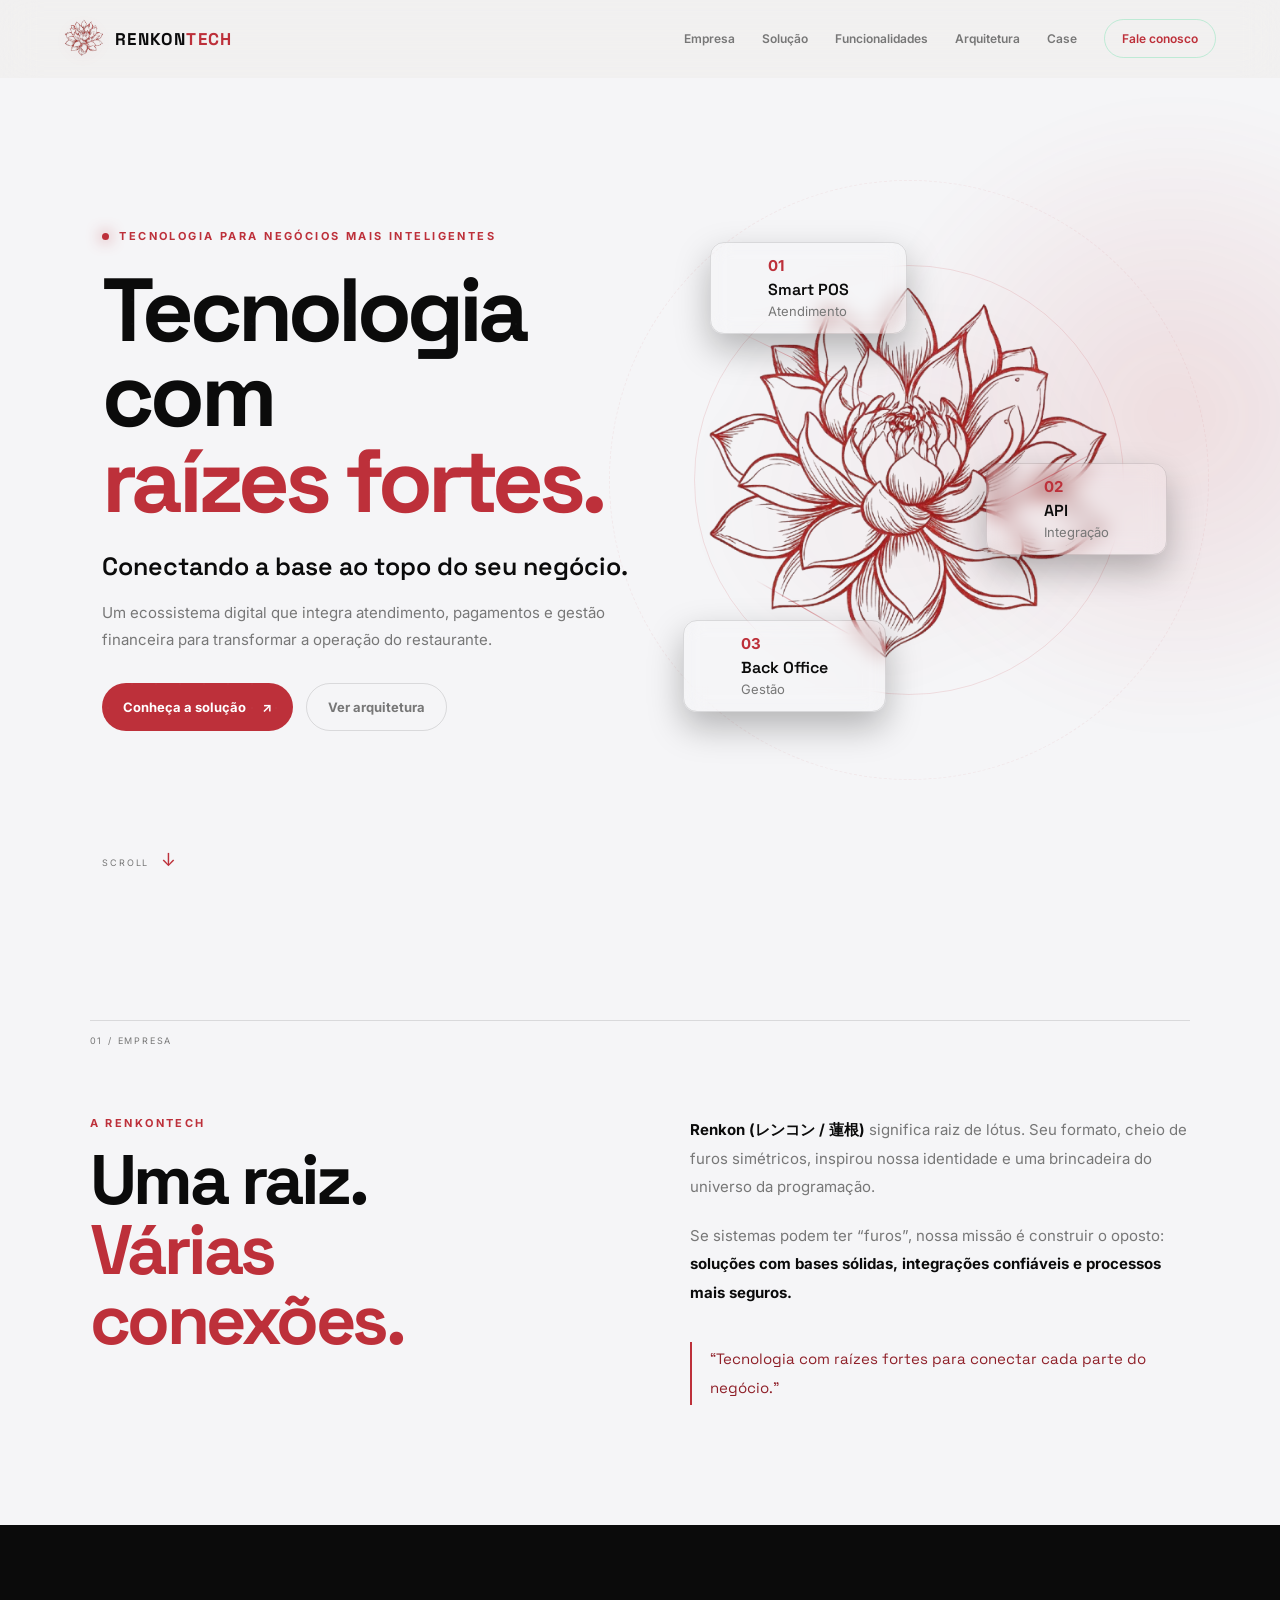
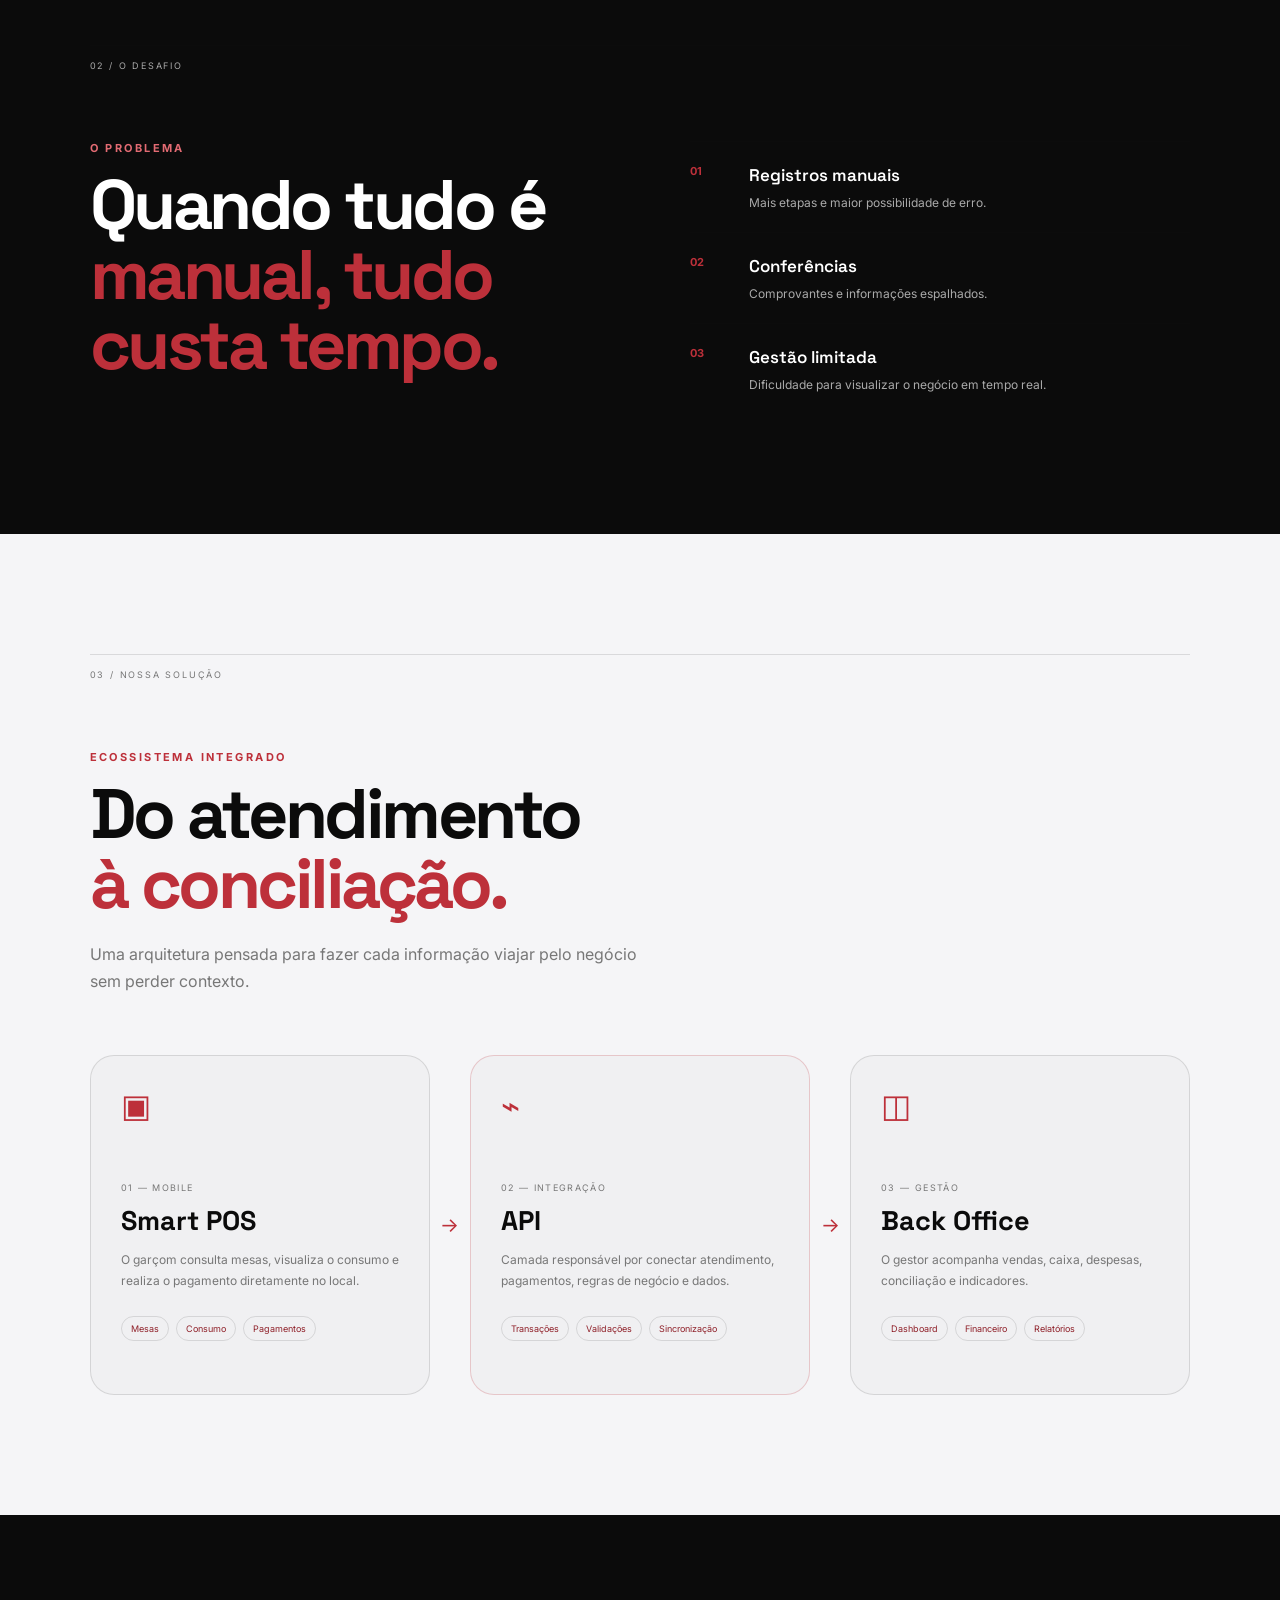
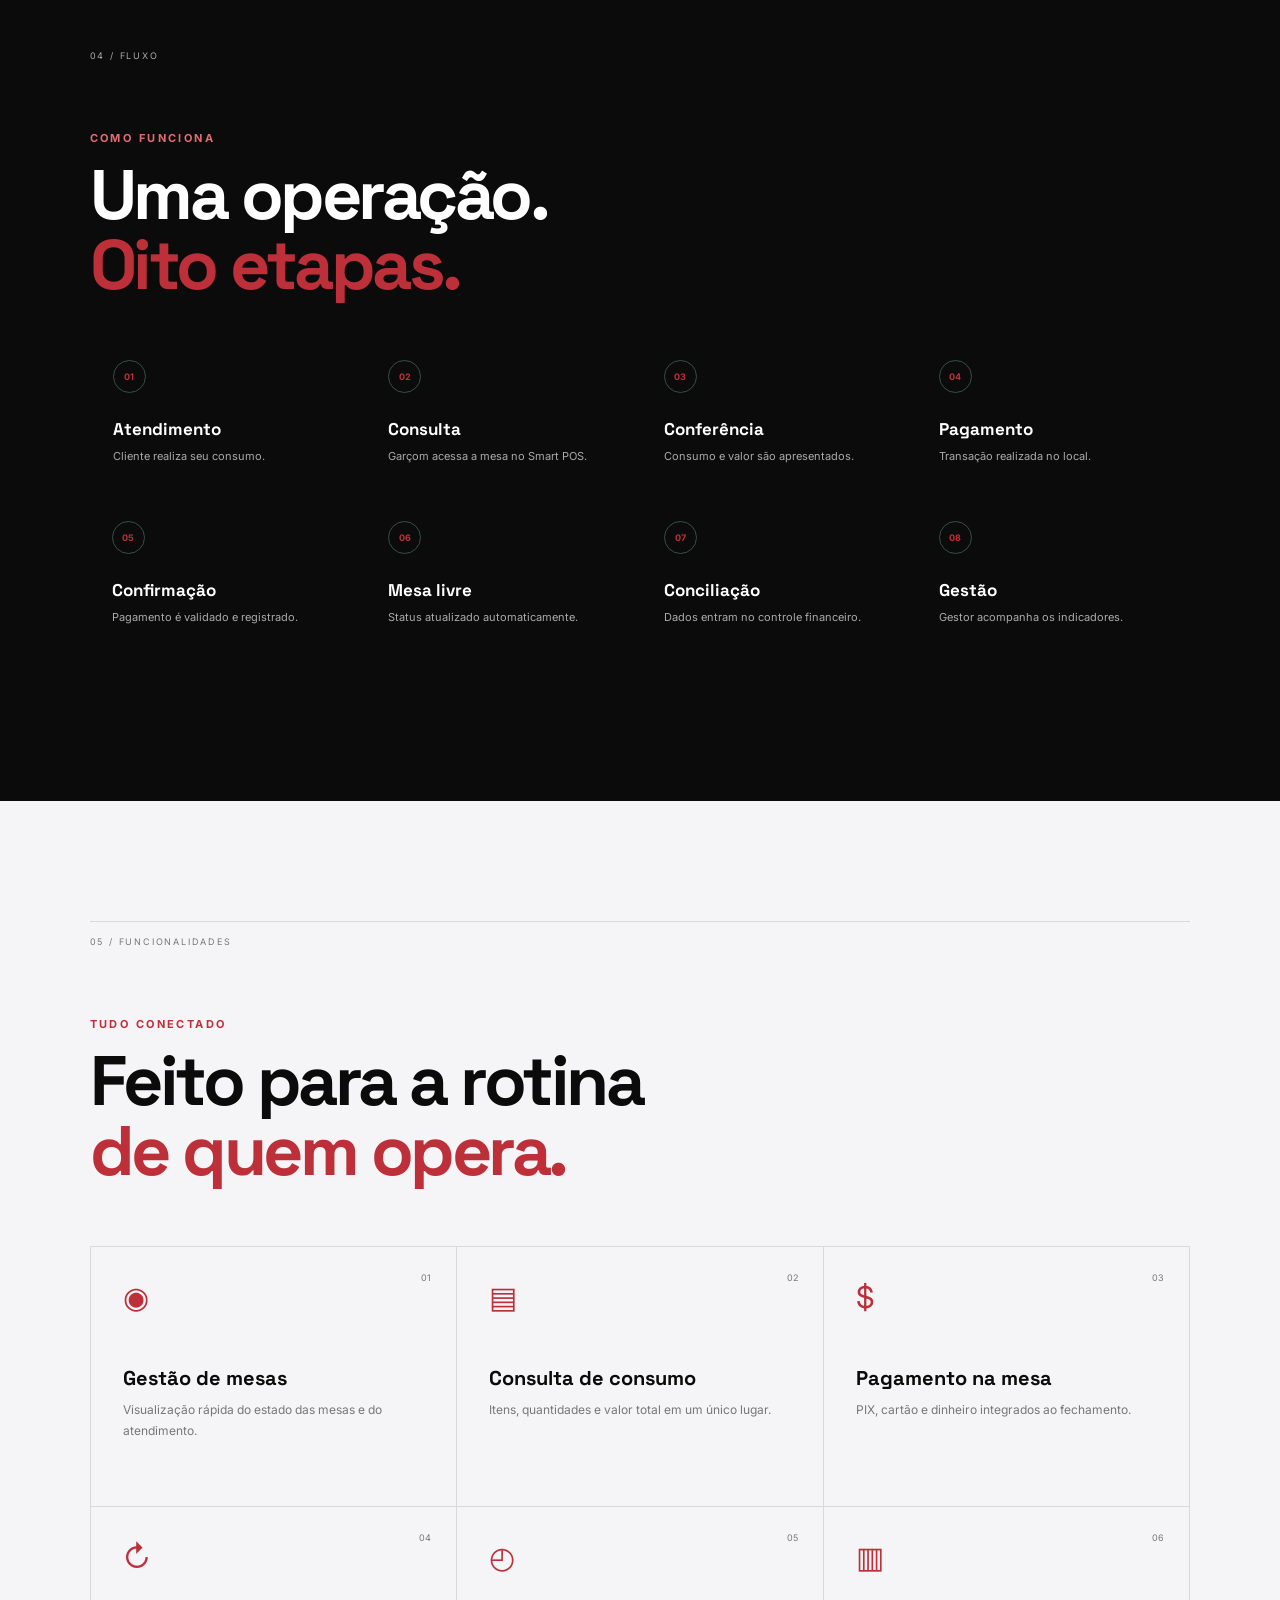
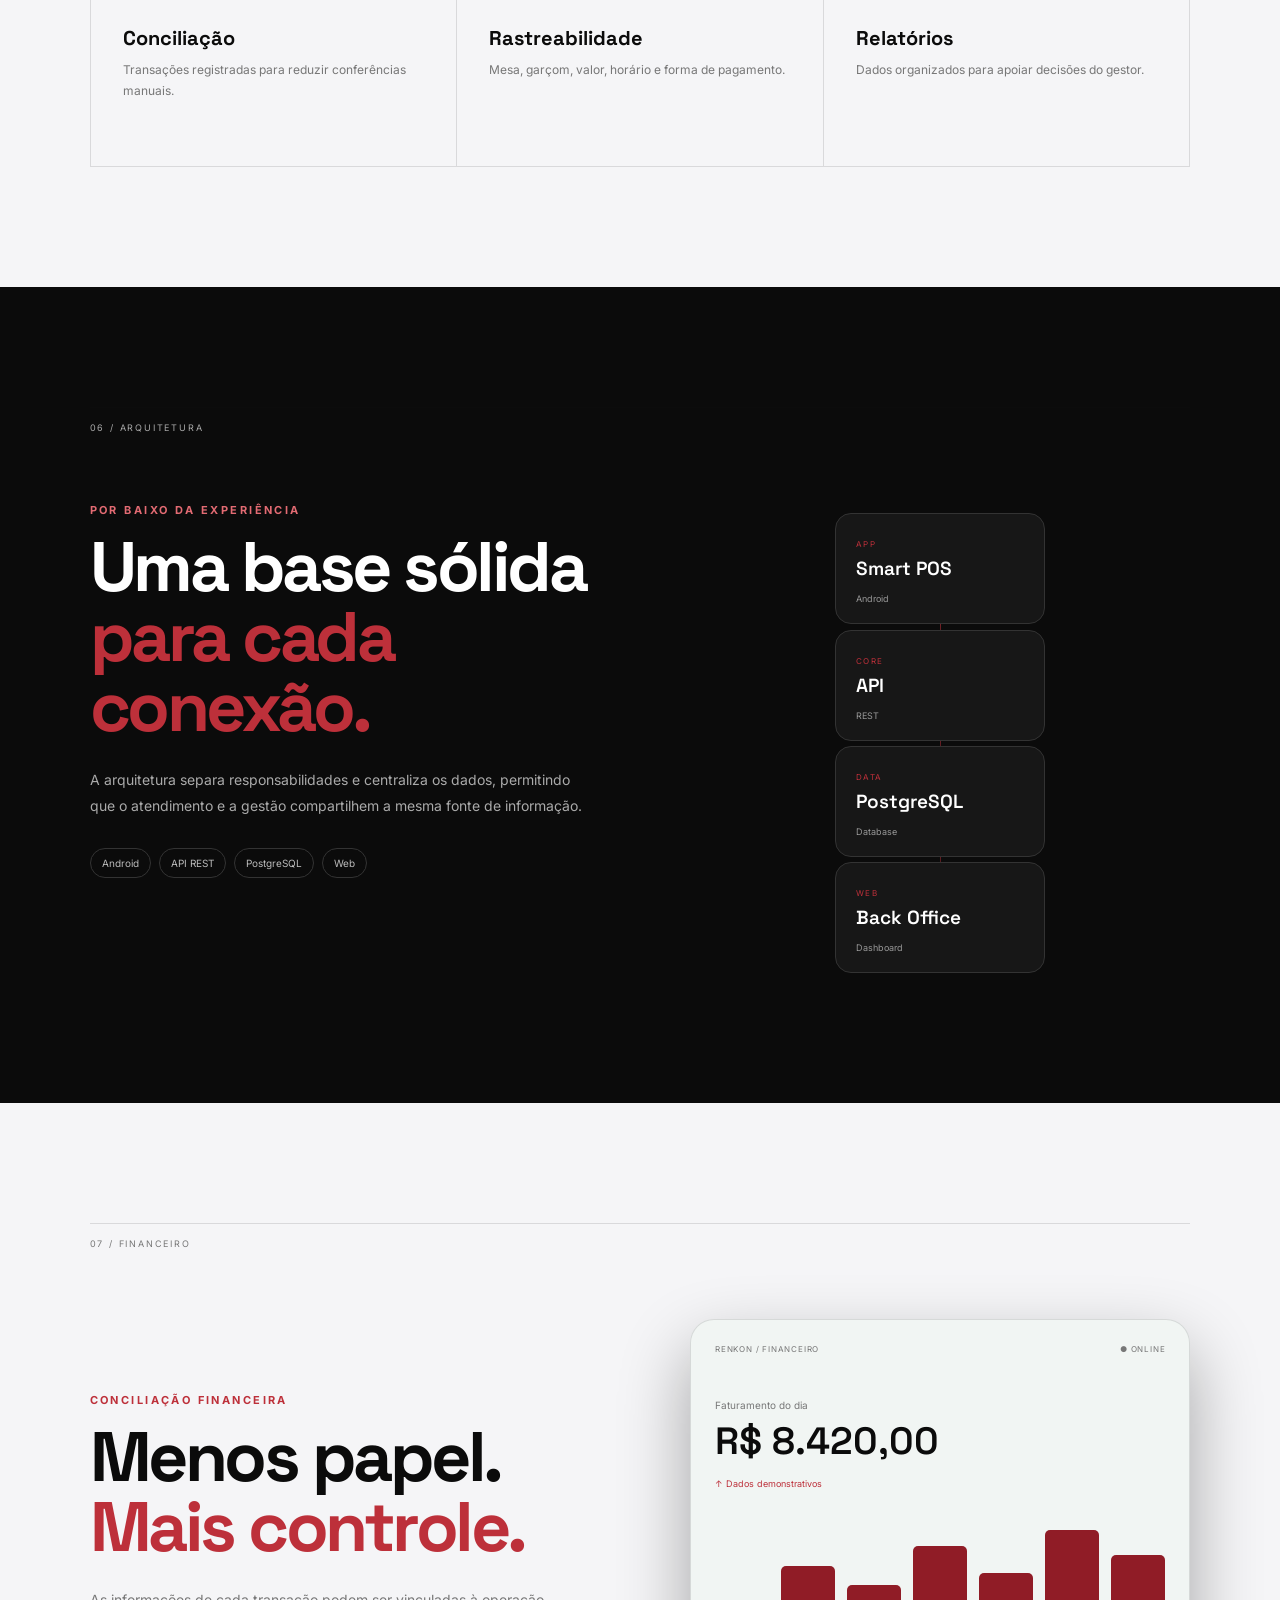
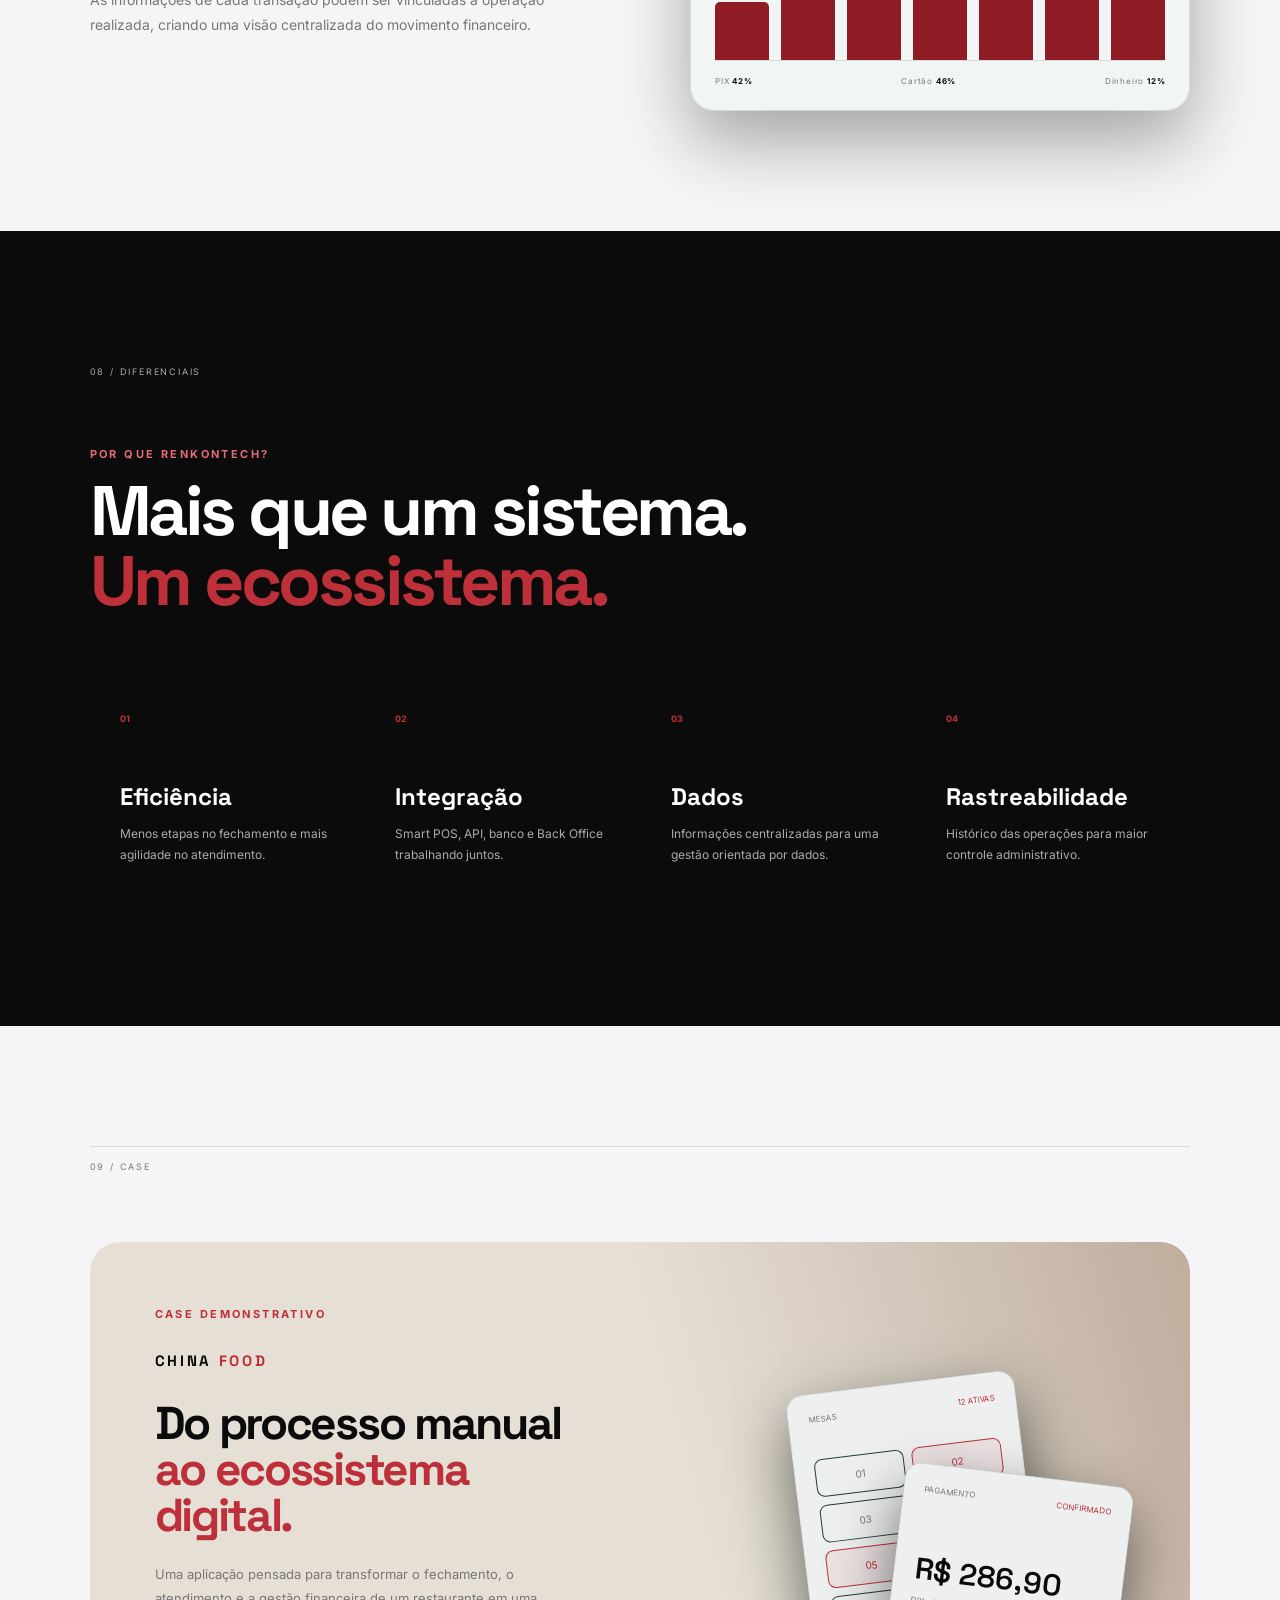
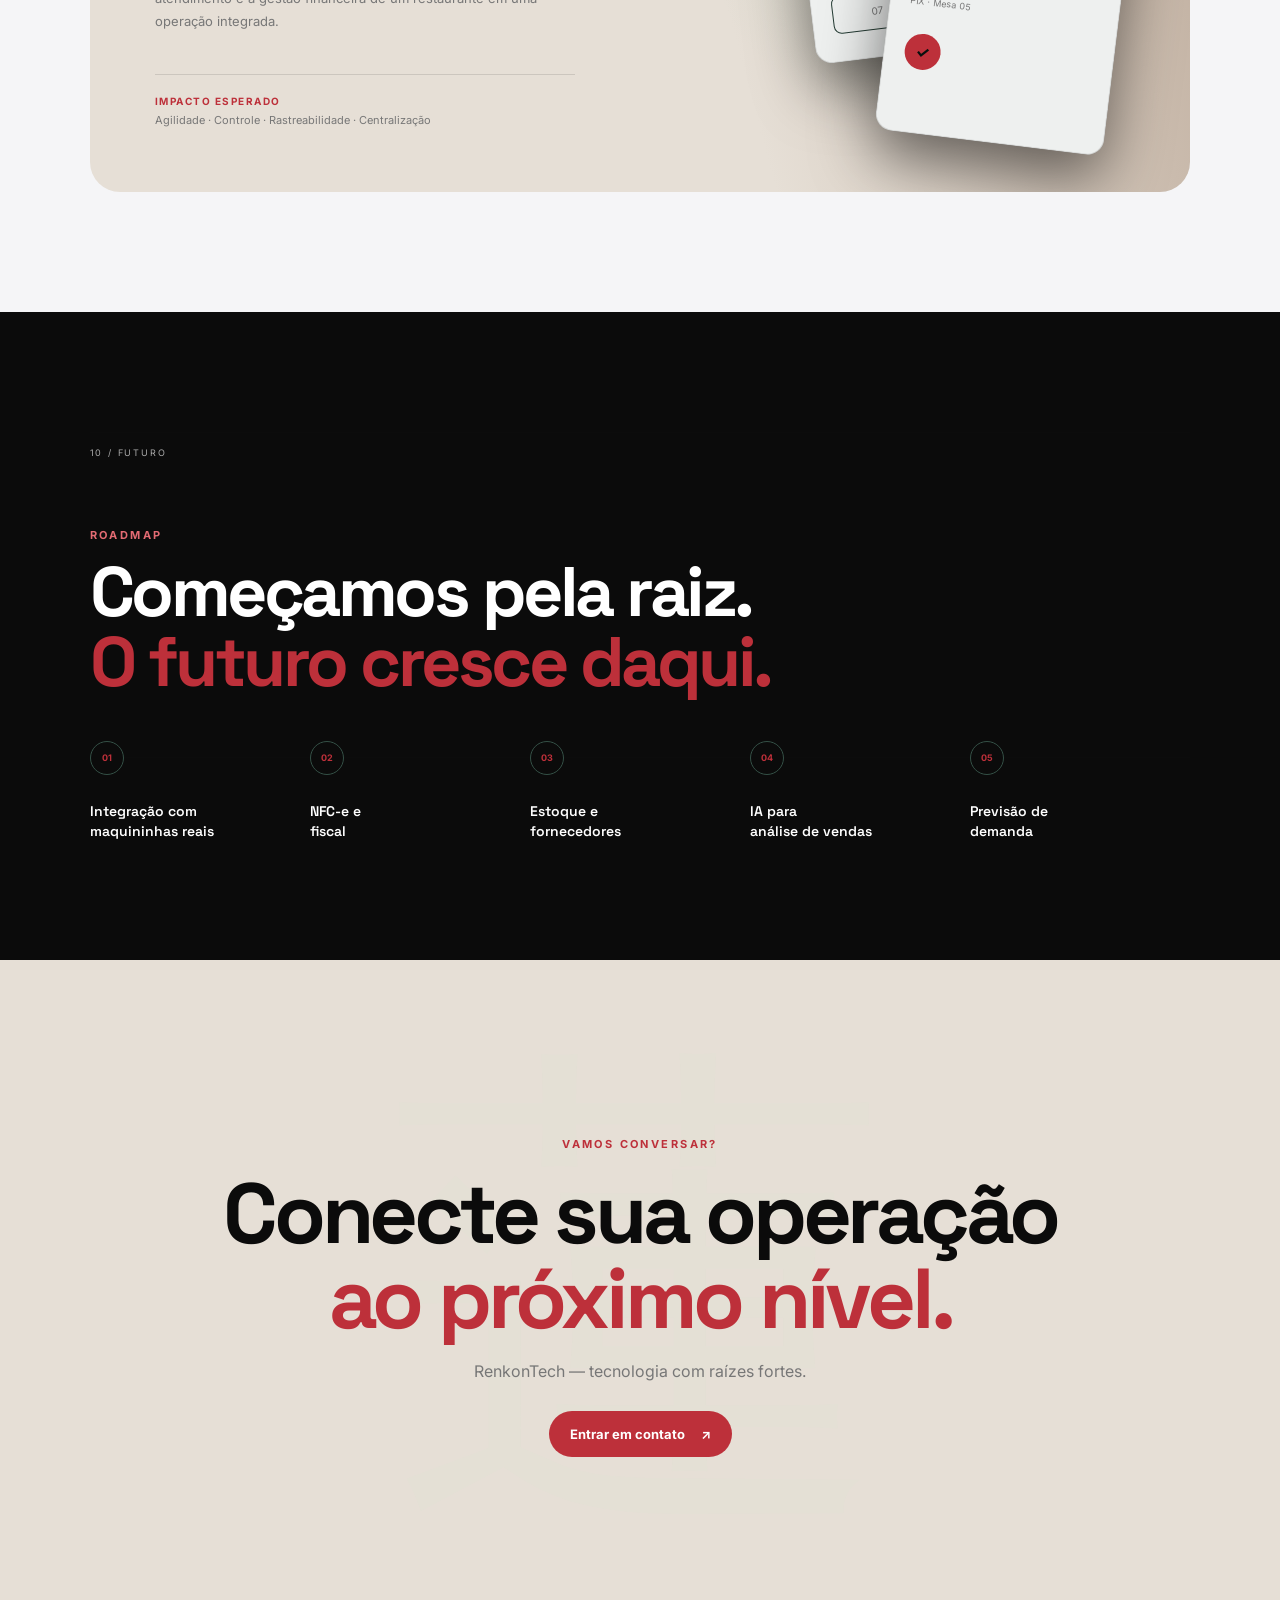
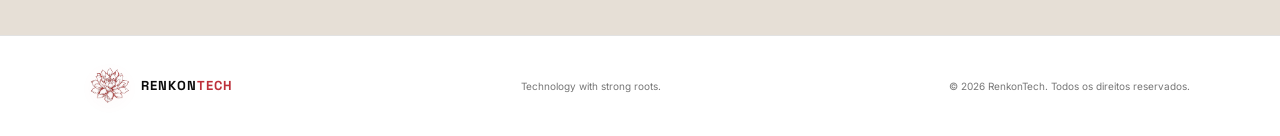
<file: Portifolio/index.html>
<!DOCTYPE html>
<html lang="pt-BR">

<head>
  <meta charset="UTF-8">
  <meta name="viewport" content="width=device-width, initial-scale=1.0">
  <meta name="description"
    content="RenkonTech — Tecnologia com raízes fortes. Sistema integrado de atendimento e gestão financeira para restaurantes.">
  <title>RenkonTech — Tecnologia com raízes fortes</title>
  <link rel="preconnect" href="https://fonts.googleapis.com">
  <link rel="preconnect" href="https://fonts.gstatic.com" crossorigin>
  <link
    href="https://fonts.googleapis.com/css2?family=Inter:wght@400;500;600;700;800&family=Space+Grotesk:wght@500;600;700&display=swap"
    rel="stylesheet">
  <link rel="stylesheet" href="style.css">
</head>

<body>
  <div class="cursor-glow"></div>

  <header class="navbar" id="navbar">
    <a class="brand" href="#inicio" aria-label="RenkonTech início">
      <img class="brand-logo" src="logo-renkontech.png" alt="Logo RenkonTech">
      <span>RENKON<span>TECH</span></span>
    </a>

    <button class="menu-toggle" aria-label="Abrir menu"><span></span><span></span><span></span></button>

    <nav class="nav-links">
      <a href="#empresa">Empresa</a>
      <a href="#solucao">Solução</a>
      <a href="#funcionalidades">Funcionalidades</a>
      <a href="#arquitetura">Arquitetura</a>
      <a href="#case">Case</a>
      <a href="#contato" class="nav-cta">Fale conosco</a>
    </nav>
  </header>

  <main>
    <section class="hero" id="inicio">
      <div class="hero-grid"></div>
      <div class="hero-content reveal">
        <div class="eyebrow"><span></span> Tecnologia para negócios mais inteligentes</div>
        <h1>Tecnologia com<br><em>raízes fortes.</em></h1>
        <p class="hero-subtitle">Conectando a base ao topo do seu negócio.</p>
        <p class="hero-text">Um ecossistema digital que integra atendimento, pagamentos e gestão financeira para
          transformar a operação do restaurante.</p>
        <div class="hero-actions">
          <a href="#solucao" class="btn btn-primary">Conheça a solução <span>↗</span></a>
          <a href="#arquitetura" class="btn btn-ghost">Ver arquitetura</a>
        </div>
      </div>

      <div class="hero-visual reveal">
        <div class="lotus-hero"><img src="logo-renkontech.png" alt="" aria-hidden="true"></div>
        <div class="orbit orbit-1"></div>
        <div class="orbit orbit-2"></div>
        
        <div class="floating-card card-pos"><b>01</b><span>Smart POS</span><small>Atendimento</small></div>
        <div class="floating-card card-api"><b>02</b><span>API</span><small>Integração</small></div>
        <div class="floating-card card-web"><b>03</b><span>Back Office</span><small>Gestão</small></div>
        <div class="connection c1"></div>
        <div class="connection c2"></div>
        <div class="connection c3"></div>
      </div>
      <a href="#empresa" class="scroll-indicator">SCROLL <span>↓</span></a>
    </section>

    <section class="section intro" id="empresa">
      <div class="section-number">01 / EMPRESA</div>
      <div class="intro-grid">
        <div class="reveal">
          <p class="label">A RenkonTech</p>
          <h2>Uma raiz. <br><span>Várias conexões.</span></h2>
        </div>
        <div class="intro-copy reveal">
          <p><strong>Renkon (レンコン / 蓮根)</strong> significa raiz de lótus. Seu formato, cheio de furos simétricos,
            inspirou nossa identidade e uma brincadeira do universo da programação.</p>
          <p>Se sistemas podem ter “furos”, nossa missão é construir o oposto: <strong>soluções com bases sólidas,
              integrações confiáveis e processos mais seguros.</strong></p>
          <div class="quote">“Tecnologia com raízes fortes para conectar cada parte do negócio.”</div>
        </div>
      </div>
    </section>

    <section class="section dark-section" id="problema">
      <div class="section-number">02 / O DESAFIO</div>
      <div class="problem-grid">
        <div class="reveal">
          <p class="label">O problema</p>
          <h2>Quando tudo é<br><span>manual, tudo custa tempo.</span></h2>
        </div>
        <div class="problem-stats reveal">
          <div class="stat"><strong>01</strong><span>Registros manuais</span>
            <p>Mais etapas e maior possibilidade de erro.</p>
          </div>
          <div class="stat"><strong>02</strong><span>Conferências</span>
            <p>Comprovantes e informações espalhados.</p>
          </div>
          <div class="stat"><strong>03</strong><span>Gestão limitada</span>
            <p>Dificuldade para visualizar o negócio em tempo real.</p>
          </div>
        </div>
      </div>
    </section>

    <section class="section solution" id="solucao">
      <div class="section-number">03 / NOSSA SOLUÇÃO</div>
      <div class="section-heading reveal">
        <p class="label">Ecossistema integrado</p>
        <h2>Do atendimento<br><span>à conciliação.</span></h2>
        <p>Uma arquitetura pensada para fazer cada informação viajar pelo negócio sem perder contexto.</p>
      </div>

      <div class="ecosystem reveal">
        <div class="eco-card">
          <div class="eco-icon">▣</div><small>01 — MOBILE</small>
          <h3>Smart POS</h3>
          <p>O garçom consulta mesas, visualiza o consumo e realiza o pagamento diretamente no local.</p>
          <ul>
            <li>Mesas</li>
            <li>Consumo</li>
            <li>Pagamentos</li>
          </ul>
        </div>
        <div class="eco-arrow">→</div>
        <div class="eco-card featured">
          <div class="eco-icon">⌁</div><small>02 — INTEGRAÇÃO</small>
          <h3>API</h3>
          <p>Camada responsável por conectar atendimento, pagamentos, regras de negócio e dados.</p>
          <ul>
            <li>Transações</li>
            <li>Validações</li>
            <li>Sincronização</li>
          </ul>
        </div>
        <div class="eco-arrow">→</div>
        <div class="eco-card">
          <div class="eco-icon">◫</div><small>03 — GESTÃO</small>
          <h3>Back Office</h3>
          <p>O gestor acompanha vendas, caixa, despesas, conciliação e indicadores.</p>
          <ul>
            <li>Dashboard</li>
            <li>Financeiro</li>
            <li>Relatórios</li>
          </ul>
        </div>
      </div>
    </section>

    <section class="section dark-section" id="fluxo">
      <div class="section-number">04 / FLUXO</div>
      <div class="section-heading reveal">
        <p class="label">Como funciona</p>
        <h2>Uma operação.<br><span>Oito etapas.</span></h2>
      </div>
      <div class="timeline">
        <div class="timeline-line"></div>
        <article class="step reveal"><b>01</b>
          <h3>Atendimento</h3>
          <p>Cliente realiza seu consumo.</p>
        </article>
        <article class="step reveal"><b>02</b>
          <h3>Consulta</h3>
          <p>Garçom acessa a mesa no Smart POS.</p>
        </article>
        <article class="step reveal"><b>03</b>
          <h3>Conferência</h3>
          <p>Consumo e valor são apresentados.</p>
        </article>
        <article class="step reveal"><b>04</b>
          <h3>Pagamento</h3>
          <p>Transação realizada no local.</p>
        </article>
        <article class="step reveal"><b>05</b>
          <h3>Confirmação</h3>
          <p>Pagamento é validado e registrado.</p>
        </article>
        <article class="step reveal"><b>06</b>
          <h3>Mesa livre</h3>
          <p>Status atualizado automaticamente.</p>
        </article>
        <article class="step reveal"><b>07</b>
          <h3>Conciliação</h3>
          <p>Dados entram no controle financeiro.</p>
        </article>
        <article class="step reveal"><b>08</b>
          <h3>Gestão</h3>
          <p>Gestor acompanha os indicadores.</p>
        </article>
      </div>
    </section>

    <section class="section features" id="funcionalidades">
      <div class="section-number">05 / FUNCIONALIDADES</div>
      <div class="section-heading reveal">
        <p class="label">Tudo conectado</p>
        <h2>Feito para a rotina<br><span>de quem opera.</span></h2>
      </div>
      <div class="feature-grid">
        <article class="feature reveal"><span>01</span>
          <div class="feature-icon">◉</div>
          <h3>Gestão de mesas</h3>
          <p>Visualização rápida do estado das mesas e do atendimento.</p>
        </article>
        <article class="feature reveal"><span>02</span>
          <div class="feature-icon">▤</div>
          <h3>Consulta de consumo</h3>
          <p>Itens, quantidades e valor total em um único lugar.</p>
        </article>
        <article class="feature reveal"><span>03</span>
          <div class="feature-icon">$</div>
          <h3>Pagamento na mesa</h3>
          <p>PIX, cartão e dinheiro integrados ao fechamento.</p>
        </article>
        <article class="feature reveal"><span>04</span>
          <div class="feature-icon">↻</div>
          <h3>Conciliação</h3>
          <p>Transações registradas para reduzir conferências manuais.</p>
        </article>
        <article class="feature reveal"><span>05</span>
          <div class="feature-icon">◴</div>
          <h3>Rastreabilidade</h3>
          <p>Mesa, garçom, valor, horário e forma de pagamento.</p>
        </article>
        <article class="feature reveal"><span>06</span>
          <div class="feature-icon">▥</div>
          <h3>Relatórios</h3>
          <p>Dados organizados para apoiar decisões do gestor.</p>
        </article>
      </div>
    </section>

    <section class="section architecture dark-section" id="arquitetura">
      <div class="section-number">06 / ARQUITETURA</div>
      <div class="architecture-layout">
        <div class="reveal">
          <p class="label">Por baixo da experiência</p>
          <h2>Uma base sólida<br><span>para cada conexão.</span></h2>
          <p class="architecture-copy">A arquitetura separa responsabilidades e centraliza os dados, permitindo que o
            atendimento e a gestão compartilhem a mesma fonte de informação.</p>
          <div class="tech-tags"><span>Android</span><span>API REST</span><span>PostgreSQL</span><span>Web</span></div>
        </div>
        <div class="architecture-diagram reveal">
          <div class="diagram-node pos"><small>APP</small><strong>Smart POS</strong><em>Android</em></div>
          <div class="diagram-line l1"></div>
          <div class="diagram-node api"><small>CORE</small><strong>API</strong><em>REST</em></div>
          <div class="diagram-line l2"></div>
          <div class="diagram-node db"><small>DATA</small><strong>PostgreSQL</strong><em>Database</em></div>
          <div class="diagram-line l3"></div>
          <div class="diagram-node web"><small>WEB</small><strong>Back Office</strong><em>Dashboard</em></div>
        </div>
      </div>
    </section>

    <section class="section finance">
      <div class="section-number">07 / FINANCEIRO</div>
      <div class="finance-grid">
        <div class="reveal">
          <p class="label">Conciliação financeira</p>
          <h2>Menos papel.<br><span>Mais controle.</span></h2>
          <p>As informações de cada transação podem ser vinculadas à operação realizada, criando uma visão centralizada
            do movimento financeiro.</p>
        </div>
        <div class="dashboard-mock reveal">
          <div class="mock-top"><span>RENKON / FINANCEIRO</span><span>● ONLINE</span></div>
          <div class="mock-balance"><small>Faturamento do dia</small><strong>R$ 8.420,00</strong><span>↑ Dados
              demonstrativos</span></div>
          <div class="mock-bars"><i style="height:42%"></i><i style="height:68%"></i><i style="height:54%"></i><i
              style="height:82%"></i><i style="height:63%"></i><i style="height:94%"></i><i style="height:76%"></i>
          </div>
          <div class="mock-footer"><span>PIX <b>42%</b></span><span>Cartão <b>46%</b></span><span>Dinheiro
              <b>12%</b></span></div>
        </div>
      </div>
    </section>

    <section class="section differentiators dark-section">
      <div class="section-number">08 / DIFERENCIAIS</div>
      <div class="section-heading reveal">
        <p class="label">Por que RenkonTech?</p>
        <h2>Mais que um sistema.<br><span>Um ecossistema.</span></h2>
      </div>
      <div class="diff-grid">
        <div class="diff reveal"><strong>01</strong>
          <h3>Eficiência</h3>
          <p>Menos etapas no fechamento e mais agilidade no atendimento.</p>
        </div>
        <div class="diff reveal"><strong>02</strong>
          <h3>Integração</h3>
          <p>Smart POS, API, banco e Back Office trabalhando juntos.</p>
        </div>
        <div class="diff reveal"><strong>03</strong>
          <h3>Dados</h3>
          <p>Informações centralizadas para uma gestão orientada por dados.</p>
        </div>
        <div class="diff reveal"><strong>04</strong>
          <h3>Rastreabilidade</h3>
          <p>Histórico das operações para maior controle administrativo.</p>
        </div>
      </div>
    </section>

    <section class="section case" id="case">
      <div class="section-number">09 / CASE</div>
      <div class="case-card reveal">
        <div class="case-info">
          <p class="label">Case demonstrativo</p>
          <div class="case-brand">CHINA <span>FOOD</span></div>
          <h2>Do processo manual<br><span>ao ecossistema digital.</span></h2>
          <p>Uma aplicação pensada para transformar o fechamento, o atendimento e a gestão financeira de um restaurante
            em uma operação integrada.</p>
          <div class="case-result"><b>Impacto esperado</b><span>Agilidade · Controle · Rastreabilidade ·
              Centralização</span></div>
        </div>
        <div class="case-visual">
          <div class="mini-screen">
            <div class="mini-head">MESAS <span>12 ATIVAS</span></div>
            <div class="tables"><i>01</i><i class="active">02</i><i>03</i><i>04</i><i
                class="active">05</i><i>06</i><i>07</i><i>08</i></div>
          </div>
          <div class="mini-screen second">
            <div class="mini-head">PAGAMENTO <span>CONFIRMADO</span></div><strong>R$ 286,90</strong><small>PIX · Mesa
              05</small>
            <div class="check">✓</div>
          </div>
        </div>
      </div>
    </section>

    <section class="section roadmap dark-section">
      <div class="section-number">10 / FUTURO</div>
      <div class="section-heading reveal">
        <p class="label">Roadmap</p>
        <h2>Começamos pela raiz.<br><span>O futuro cresce daqui.</span></h2>
      </div>
      <div class="roadmap-line reveal">
        <div><b>01</b><span>Integração com<br>maquininhas reais</span></div>
        <div><b>02</b><span>NFC-e e<br>fiscal</span></div>
        <div><b>03</b><span>Estoque e<br>fornecedores</span></div>
        <div><b>04</b><span>IA para<br>análise de vendas</span></div>
        <div><b>05</b><span>Previsão de<br>demanda</span></div>
      </div>
    </section>

    <section class="section contact" id="contato">
      <div class="contact-content reveal">
        <p class="label">Vamos conversar?</p>
        <h2>Conecte sua operação<br><span>ao próximo nível.</span></h2>
        <p>RenkonTech — tecnologia com raízes fortes.</p>
        <a class="btn btn-primary" href="mailto:contato@renkontech.com">Entrar em contato <span>↗</span></a>
      </div>
      <div class="contact-mark"><span>蓮</span></div>
    </section>
  </main>

  <footer>
    <div class="brand"><img class="brand-logo" src="logo-renkontech.png"
        alt="Logo RenkonTech"><span>RENKON<span>TECH</span></span></div>
    <p>Technology with strong roots.</p>
    <p>© <span id="year"></span> RenkonTech. Todos os direitos reservados.</p>
  </footer>

  <script src="script.js"></script>
</body>

</html>
</file>
<file: Portifolio/style.css>
:root {
  --mint: #e8f5e9;
  --soft: #f5f5f7;
  --black: #0b0b0b;
  --red: #bd303a;
  --gray: #777;
  --light-gray: #999;
  --bg: var(--soft);
  --bg2: var(--black);
  --surface: #ffffff;
  --line: rgba(18, 18, 18, .12);
  --text: var(--black);
  --muted: var(--gray);
  --accent: var(--red);
  --accent2: #8f2029;
  --max: 1200px;
  --radius: 24px;
  --verde: #80bd30;
  --azul: #30bdb3;
  --roxo: #cab4e6;
  --creme: #fff0d285;
  --dourado:  #fa58587a;
  --paper: #BFAD9D;
  --tan: #E6DFD6;
  --tanback: #e6dfd63b;
  --crimson:#901c26;
}

* {
  box-sizing: border-box;
  margin: 0;
  padding: 0
}

html {
  scroll-behavior: smooth
}

body {
  font-family: Inter, Arial, sans-serif;
  background: var(--bg);
  color: var(--text);
  overflow-x: hidden
}

body:before {
  content: "";
  position: fixed;
  inset: 0;
  pointer-events: none;
  opacity: .025;
  background-image: radial-gradient(#fff 1px, transparent 1px);
  background-size: 24px 24px;
  z-index: 20
}

a {
  color: inherit;
  text-decoration: none
}

.navbar {
  position: fixed;
  top: 0;
  left: 0;
  width: 100%;
  height: 78px;
  padding: 0 5vw;
  display: flex;
  align-items: center;
  justify-content: space-between;
  z-index: 50;
  background: var(--tanback);
  backdrop-filter: blur(18px);
  border-bottom: 1px solid transparent;
  transition: .3s
}

.navbar.scrolled {
  border-color: var(--line);
  background: rgba(245, 245, 247, .94)
}

.brand {
  display: flex;
  align-items: center;
  gap: 11px;
  font: 700 17px "Space Grotesk";
  letter-spacing: .08em
}

.brand>span:last-child>span {
  color: var(--accent)
}

.brand-logo {
  width: 40px;
  height: 40px;
  object-fit: contain;
  display: block;
  filter: drop-shadow(0 3px 7px rgba(189, 48, 58, .12))
}

.nav-links {
  display: flex;
  align-items: center;
  gap: 27px;
  font-size: 12px;
  font-weight: 600;
  color: var(--muted)
}

.nav-links a {
  transition: .25s
}

.nav-links a:hover {
  color: var(--accent)
}

.nav-cta {
  border: 1px solid rgba(112, 224, 173, .4);
  padding: 11px 17px;
  border-radius: 100px;
  color: var(--accent) !important
}

.menu-toggle {
  display: none;
  background: none;
  border: 0
}

.menu-toggle span {
  display: block;
  width: 25px;
  height: 2px;
  background: white;
  margin: 5px
}

.hero {
  min-height: 100vh;
  position: relative;
  display: grid;
  grid-template-columns: 1fr 1fr;
  align-items: center;
  padding: 130px 8vw 70px;
  overflow: hidden;
  background: var(--soft)
}

.hero-grid {
  position: absolute;
  inset: 0;
  background: linear-gradient(90deg, transparent 49.9%, rgba(189, 48, 58, .07) 50%, transparent 50.1%), linear-gradient(0deg, transparent 49.9%, rgba(189, 48, 58, .04) 50%, transparent 50.1%);
  background-size: 80px 80px;
  mask-image: radial-gradient(circle at 70% 50%, black, transparent 65%)
}

.hero:after {
  content: "";
  position: absolute;
  width: 650px;
  height: 650px;
  right: -220px;
  top: 10%;
  background: radial-gradient(circle, rgba(189, 48, 58, .12), transparent 68%);
  filter: blur(20px)
}

.hero-content {
  position: relative;
  z-index: 3;
  max-width: 650px
}

.eyebrow,
.label {
  color: var(--accent);
  font-size: 11px;
  text-transform: uppercase;
  letter-spacing: .22em;
  font-weight: 700
}

.eyebrow {
  display: flex;
  align-items: center;
  gap: 10px;
  margin-bottom: 25px
}

.eyebrow span {
  width: 7px;
  height: 7px;
  border-radius: 50%;
  background: var(--accent);
  box-shadow: 0 0 15px var(--accent)
}

h1,
h2,
h3 {
  font-family: "Space Grotesk", sans-serif
}

h1 {
  font-size: clamp(54px, 7vw, 92px);
  line-height: .95;
  letter-spacing: -.055em
}

h1 em,
h2 span {
  font-style: normal;
  color: var(--accent)
}

.hero-subtitle {
  font: 600 clamp(18px, 2vw, 25px) "Space Grotesk";
  margin-top: 26px
}

.hero-text {
  max-width: 550px;
  color: var(--muted);
  line-height: 1.8;
  margin: 17px 0 30px;
  font-size: 15px
}

.hero-actions {
  display: flex;
  gap: 13px;
  flex-wrap: wrap
}

.btn {
  display: inline-flex;
  align-items: center;
  gap: 16px;
  padding: 15px 21px;
  border-radius: 100px;
  font-size: 13px;
  font-weight: 700;
  transition: .3s
}

.btn-primary {
  background: var(--accent);
  color: white
}

.btn-primary:hover {
  transform: translateY(-3px);
  box-shadow: 0 12px 35px rgba(112, 224, 173, .18)
}

.btn-ghost {
  border: 1px solid var(--line);
  color: var(--muted)
}

.btn-ghost:hover {
  border-color: var(--accent);
  color: var(--text)
}

.hero-visual {
  height: 580px;
  position: relative;
  display: flex;
  align-items: center;
  justify-content: center;
  z-index: 2
}

.lotus-hero {
  position: absolute;
  width: 420px;
  height: 405px;
  display: flex;
  align-items: center;
  justify-content: center;
  opacity: .9;
  filter: drop-shadow(0 18px 35px rgba(189, 48, 58, .12));
  animation: floatLotus 7s ease-in-out infinite;
  z-index: 0
}

.lotus-hero img {
  width: 100%;
  height: 100%;
  object-fit: contain
}

@keyframes floatLotus {

  0%,
  100% {
    transform: translateY(0) rotate(-1deg)
  }

  50% {
    transform: translateY(-12px) rotate(1deg)
  }
}

.hero-visual .root-core,
.hero-visual .orbit,
.hero-visual .floating-card,
.hero-visual .connection {
  z-index: 2
}

.root-core {
  width: 190px;
  height: 190px;
  border: 1px solid rgba(189, 48, 58, .35);
  border-radius: 50%;
  position: relative;
  display: flex;
  align-items: center;
  justify-content: center;
  background: #e8f5e95b;
  box-shadow: 0 0 90px rgba(189, 48, 58, .08), inset 0 0 60px rgba(189, 48, 58, .04)
}

.core-ring {
  position: absolute;
  inset: 17px;
  border: 1px dashed rgba(189, 48, 58, .3);
  border-radius: 50%
}

.root-core strong {
  font: 700 70px "Space Grotesk";
  color: var(--accent);
  opacity: .9
}

.lotus-holes {
  position: absolute;
  inset: 35px;
  display: grid;
  grid-template-columns: repeat(3, 1fr);
  gap: 8px;
  opacity: .25
}

.lotus-holes span {
  border: 1px solid var(--accent);
  border-radius: 50%
}

.orbit {
  position: absolute;
  border: 1px solid rgba(189, 48, 58, .13);
  border-radius: 50%
}

.orbit-1 {
  width: 430px;
  height: 430px
}

.orbit-2 {
  width: 600px;
  height: 600px;
  border-style: dashed;
  opacity: .5
}

.floating-card {
  position: absolute;
  background: var(--);
  border: 1px solid var(--line);
  padding: 13px 57px;
  border-radius: 14px;
  backdrop-filter: blur(10px);
  min-width: 125px;
  box-shadow: 0 15px 35px #0004
}

.floating-card b {
  color: var(--accent);
  font-size: 15px;
  display: block;
  margin-bottom: 4px
}

.floating-card span {
  display: block;
  font: 600 16px "Space Grotesk"
}

.floating-card small {
  color: var(--muted);
  font-size: 13px
}

.card-pos {
  top: 9%;
  left: 13%
}

.card-api {
  top: 47%;
  right: 2%
}

.card-web {
  bottom: 10%;
  left: 8%
}

.connection {
  position: absolute;
  height: 1px;
  background: linear-gradient(90deg, transparent, var(--accent), transparent);
  opacity: .5
}

.c1 {
  width: 150px;
  transform: rotate(26deg);
  top: 30%;
  left: 17%
}

.c2 {
  width: 130px;
  transform: rotate(-28deg);
  top: 49%;
  right: 11%
}

.c3 {
  width: 110px;
  transform: rotate(30deg);
  bottom: 28%;
  left: 20%
}

.scroll-indicator {
  position: absolute;
  bottom: 30px;
  left: 8vw;
  color: var(--gray);
  font-size: 9px;
  letter-spacing: .2em
}

.scroll-indicator span {
  color: var(--accent);
  font-size: 18px;
  margin-left: 7px
}

.section {
  padding: 120px max(7vw, 24px);
  position: relative
}

.section-number {
  font-size: 9px;
  letter-spacing: .2em;
  color: var(--gray);
  border-top: 1px solid var(--line);
  padding-top: 14px;
  margin-bottom: 70px
}

.intro-grid,
.problem-grid,
.finance-grid,
.architecture-layout {
  max-width: var(--max);
  margin: auto;
  display: grid;
  grid-template-columns: 1fr 1fr;
  gap: 100px
}

.section h2 {
  font-size: clamp(42px, 5.5vw, 70px);
  line-height: 1;
  letter-spacing: -.05em;
  margin-top: 15px
}

.intro-copy {
  color: var(--muted);
  line-height: 1.9;
  font-size: 15px
}

.intro-copy p+p {
  margin-top: 20px
}

.intro-copy strong {
  color: var(--text)
}

.quote {
  margin-top: 35px;
  border-left: 2px solid var(--accent);
  padding: 3px 0 3px 18px;
  color: var(--accent2);
  font-family: "Space Grotesk"
}

.dark-section {
  background: var(--bg2)
}

.problem-stats {
  display: grid;
  gap: 0
}

.stat {
  border-top: 1px solid var(--line);
  padding: 22px 0;
  display: grid;
  grid-template-columns: 55px 1fr;
  gap: 4px
}

.stat strong {
  grid-row: span 2;
  color: var(--accent);
  font-size: 11px
}

.stat span {
  font: 600 17px "Space Grotesk"
}

.stat p {
  font-size: 12px;
  color: var(--muted);
  margin-top: 5px
}

.section-heading {
  max-width: var(--max);
  margin: 0 auto 60px
}

.section-heading>p:last-child {
  max-width: 560px;
  color: var(--muted);
  line-height: 1.7;
  margin-top: 22px
}

.ecosystem {
  max-width: var(--max);
  margin: auto;
  display: grid;
  grid-template-columns: 1fr 40px 1fr 40px 1fr;
  align-items: center
}


.eco-card {
  border: 1px solid var(--line);
  padding: 30px;
  border-radius: var(--radius);
  background: rgba(255, 255, 255, .015);
  background: rgba(211, 211, 211, 0.137);
  min-height: 340px;
  transition: .3s
}

.eco-card:hover {
  transform: translateY(-7px);
  border-color: rgba(224, 157, 112, 0.35);
   background: linear-gradient(
    135deg,
    color-mix(in srgb, var(--tan) 30%, transparent),
    color-mix(in srgb, var(--paper) 30%, transparent)
  );
}
.eco-card.featured:hover {
  transform: translateY(-7px);
  border-color: rgba(224, 157, 112, 0.35);
   background: linear-gradient(
    135deg,
    color-mix(in srgb, var(--tan) 30%, transparent),
    color-mix(in srgb, var(--paper) 30%, transparent)
  );
}

.eco-card.featured {
  background: rgba(211, 211, 211, 0.137);
  border-color: rgba(189, 48, 58, .22)
}

.eco-icon {
  font-size: 32px;
  color: var(--accent);
  margin-bottom: 50px
}

.eco-card small {
  color: var(--gray);
  font-size: 9px;
  letter-spacing: .15em
}

.eco-card h3 {
  font-size: 27px;
  margin: 8px 0 12px
}

.eco-card p {
  color: var(--muted);
  font-size: 12px;
  line-height: 1.7
}

.eco-card ul {
  list-style: none;
  display: flex;
  gap: 7px;
  flex-wrap: wrap;
  margin-top: 25px
}

.eco-card li {
  font-size: 9px;
  padding: 6px 9px;
  border: 1px solid var(--line);
  border-radius: 100px;
  color: var(--accent2)
}

.eco-arrow {
  color: var(--accent);
  text-align: center;
  font-size: 20px
}

.timeline {
  max-width: var(--max);
  margin: auto;
  display: grid;
  grid-template-columns: repeat(4, 1fr);
  position: relative;
  gap: 1px
}

.timeline-line {
  position: absolute;
  top: 16px;
  left: 0;
  right: 0;
  height: 1px;
  background: var(--line)
}

.step {
  padding: 0 22px 35px;
  border-left: 1px solid var(--line);
  min-height: 160px
}

.step:nth-of-type(5) {
  border-left: 0
}

.step b {
  position: relative;
  z-index: 2;
  display: flex;
  align-items: center;
  justify-content: center;
  width: 33px;
  height: 33px;
  border: 1px solid #355148;
  border-radius: 50%;
  background: var(--bg2);
  color: var(--accent);
  font-size: 9px;
  margin-bottom: 25px
}

.step h3 {
  font-size: 17px;
  margin-bottom: 8px
}

.step p {
  font-size: 11px;
  line-height: 1.6;
  color: var(--muted)
}

.feature-grid {
  max-width: var(--max);
  margin: auto;
  display: grid;
  grid-template-columns: repeat(3, 1fr);
  border-top: 1px solid var(--line);
  border-left: 1px solid var(--line)
}

.feature {
  padding: 32px;
  border-right: 1px solid var(--line);
  border-bottom: 1px solid var(--line);
  min-height: 260px;
  position: relative;
  transition: .3s
}

.feature:hover {
  background: linear-gradient(
    135deg,
    color-mix(in srgb, var(--tan) 30%, transparent),
    color-mix(in srgb, var(--paper) 30%, transparent)
  );
}


.feature>span {
  position: absolute;
  right: 25px;
  top: 25px;
  color: var(--gray);
  font-size: 9px
}

.feature-icon {
  font-size: 30px;
  color: var(--accent);
  margin-bottom: 50px
}

.feature h3 {
  font-size: 20px;
  margin-bottom: 9px
}

.feature p {
  color: var(--muted);
  font-size: 12px;
  line-height: 1.7
}

.architecture-copy {
  color: var(--muted);
  font-size: 14px;
  line-height: 1.8;
  max-width: 500px;
  margin-top: 25px
}

.tech-tags {
  display: flex;
  flex-wrap: wrap;
  gap: 8px;
  margin-top: 30px
}

.tech-tags span {
  border: 1px solid var(--line);
  padding: 8px 11px;
  border-radius: 100px;
  color: var(--gray);
  font-size: 10px
}

.architecture-diagram {
  position: relative;
  min-height: 480px;
  display: flex;
  flex-direction: column;
  align-items: center;
  justify-content: space-between;
  padding: 10px 0
}

.diagram-node {
  width: 210px;
  border: 1px solid var(--line);
  border-radius: 16px;
  padding: 17px 20px;
  background: #0d201a;
  position: relative;
  z-index: 2
}

.diagram-node small {
  font-size: 8px;
  color: var(--accent);
  letter-spacing: .15em
}

.diagram-node strong {
  display: block;
  font: 600 19px "Space Grotesk";
  margin: 5px 0
}

.diagram-node em {
  font-style: normal;
  font-size: 9px;
  color: var(--muted)
}

.diagram-node.api {
  border-color: rgba(112, 224, 173, .4)
}

.diagram-line {
  position: absolute;
  width: 1px;
  height: 70px;
  background: linear-gradient(var(--accent), transparent)
}

.l1 {
  top: 92px
}

.l2 {
  top: 205px
}

.l3 {
  top: 318px
}

.finance-grid {
  align-items: center
}

.finance>.finance-grid>div:first-child>p:last-child {
  color: var(--muted);
  line-height: 1.8;
  font-size: 14px;
  margin-top: 25px;
  max-width: 500px
}

.dashboard-mock {
  border: 1px solid var(--line);
  border-radius: 24px;
  padding: 24px;
  background: #e8f5e94b;
  box-shadow: 0 30px 70px #0005
}

.mock-top,
.mock-footer {
  display: flex;
  justify-content: space-between;
  font-size: 8px;
  color: var(--gray);
  letter-spacing: .1em
}

.mock-balance {
  padding: 45px 0 30px
}

.mock-balance small {
  display: block;
  color: var(--muted);
  font-size: 10px
}

.mock-balance strong {
  display: block;
  font: 600 38px "Space Grotesk";
  margin: 6px 0
}

.mock-balance span {
  font-size: 9px;
  color: var(--accent)
}

.mock-bars {
  height: 140px;
  display: flex;
  align-items: end;
  gap: 12px;
  border-bottom: 1px solid var(--line)
}

.mock-bars i {
  display: block;
  flex: 1;
  background: var(--crimson);
  border-radius: 5px 5px 0 0
}

.mock-footer {
  padding-top: 15px
}

.mock-footer b {
  color: var(--text)
}

.diff-grid {
  max-width: var(--max);
  margin: auto;
  display: grid;
  grid-template-columns: repeat(4, 1fr);
  gap: 1px;
  background: var(--line)
}

.diff {
  background: var(--bg2);
  padding: 30px;
  min-height: 230px
}

.diff strong {
  font-size: 9px;
  color: var(--accent)
}

.diff h3 {
  font-size: 24px;
  margin: 55px 0 12px
}

.diff p {
  font-size: 12px;
  color: var(--muted);
  line-height: 1.7
}

.case-card {
  max-width: var(--max);
  margin: auto;
  /* border: 1px solid var(--line); */
  border-radius: 30px;
  overflow: hidden;
  background: linear-gradient(75deg, var(--tan) 55%, var(--paper));
  display: grid;
  grid-template-columns: 1fr 1fr;
  min-height: 500px 
}

.case-info {
  padding: 65px
}

.case-brand {
  font: 700 15px "Space Grotesk";
  letter-spacing: .18em;
  margin: 30px 0
}

.case-brand span {
  color: var(--accent)
}

.case h2 {
  font-size: 46px
}

.case-info>p:not(.label) {
  color: var(--muted);
  line-height: 1.8;
  font-size: 13px;
  margin-top: 25px;
  max-width: 480px
}

.case-result {
  margin-top: 40px;
  padding-top: 20px;
  border-top: 1px solid var(--line);
  display: grid;
  gap: 6px
}

.case-result b {
  font-size: 10px;
  text-transform: uppercase;
  letter-spacing: .15em;
  color: var(--accent)
}

.case-result span {
  font-size: 11px;
  color: var(--muted)
}

.case-visual {
  background: radial-gradient(circle at 50% 50%, rgba(112, 224, 173, .1), transparent 55%);
  display: flex;
  align-items: center;
  justify-content: center;
  position: relative
}

.mini-screen {
  width: 230px;
  height: 270px;
  background: #eef0ef;
  border: 1px solid var(--line);
  border-radius: 17px;
  padding: 20px;
  transform: rotate(-7deg);
  box-shadow: 0 25px 60px #0008
}

.mini-screen.second {
  position: absolute;
  transform: rotate(7deg) translate(100px, 80px);
  background: #eef0ef
}

.mini-head {
  font-size: 8px;
  color: var(--gray);
  display: flex;
  justify-content: space-between
}

.mini-head span {
  color: var(--accent)
}

.tables {
  display: grid;
  grid-template-columns: repeat(2, 1fr);
  gap: 8px;
  margin-top: 35px
}

.tables i {
  font-style: normal;
  height: 38px;
  border: 1px solid #253c34;
  border-radius: 8px;
  display: flex;
  align-items: center;
  justify-content: center;
  color: var(--gray);
  font-size: 10px
}

.tables i.active {
  border-color: var(--accent);
  color: var(--accent);
  background: rgba(189, 48, 58, .07)
}

.mini-screen.second>strong {
  display: block;
  font: 600 30px "Space Grotesk";
  margin-top: 55px
}

.mini-screen.second small {
  font-size: 9px;
  color: var(--muted)
}

.check {
  margin-top: 25px;
  width: 36px;
  height: 36px;
  border-radius: 50%;
  display: grid;
  place-items: center;
  background: var(--accent);
  color: #07100e;
  font-weight: bold
}

.roadmap-line {
  max-width: var(--max);
  margin: auto;
  display: grid;
  grid-template-columns: repeat(5, 1fr);
  border-top: 1px solid var(--line);
  padding-top: 35px
}

.roadmap-line>div {
  padding-right: 20px;
  position: relative
}

.roadmap-line b {
  display: grid;
  place-items: center;
  width: 34px;
  height: 34px;
  border-radius: 50%;
  border: 1px solid #345046;
  background: var(--bg2);
  color: var(--accent);
  font-size: 9px;
  margin-top: -52px;
  margin-bottom: 25px
}

.roadmap-line span {
  font: 600 14px "Space Grotesk";
  line-height: 1.3
}

.contact {
  position: relative;
  min-height: 75vh;
  display: flex;
  align-items: center;
  justify-content: center;
  text-align: center;
  overflow: hidden;
  background-size: cover;
  background-position: center;
}

.contact::before {
  content: "";
  position: absolute;
  inset: 0;
  background-color: var(--tan);
}

.contact > * {
  position: relative;
  z-index: 1;
}




.contact-content {
  position: relative;
  z-index: 2
}

.contact h2 {
  font-size: clamp(45px, 7vw, 85px);
  margin: 20px 0;
}


.contact-content>p:not(.label) {
  color: var(--muted);
  margin-bottom: 30px
}

.contact-mark {
  position: absolute;
  font-size: 500px;
  font-family: serif;
  color: rgba(112, 224, 173, .025);
  line-height: 1;
  pointer-events: none
}

footer {
  border-top: 1px solid var(--line);
  padding: 30px 7vw;
  display: flex;
  align-items: center;
  justify-content: space-between;
  color: var(--gray);
  font-size: 10px
}

footer .brand {
  color: var(--text);
  font-size: 13px
}

.reveal {
  opacity: 0;
  transform: translateY(25px);
  transition: opacity .8s ease, transform .8s ease
}

.reveal.visible {
  opacity: 1;
  transform: none
}

.cursor-glow {
  position: fixed;
  width: 250px;
  height: 250px;
  border-radius: 50%;
  background: radial-gradient(circle, var(), transparent 65%);
  pointer-events: none;
  z-index: 1;
  transform: translate(-50%, -50%);
  transition: opacity .3s
}

@media(max-width:900px) {
  .nav-links {
    position: absolute;
    top: 78px;
    left: 0;
    width: 100%;
    display: none;
    flex-direction: column;
    padding: 25px;
    background: #07100ef5;
    border-bottom: 1px solid var(--line)
  }

  .nav-links.open {
    display: flex
  }

  .menu-toggle {
    display: block
  }

  .hero {
    grid-template-columns: 1fr;
    padding-top: 150px
  }

  .hero-visual {
    height: 420px;
    margin-top: 20px
  }

  .card-api {
    right: 2%
  }

  .orbit-2 {
    width: 430px;
    height: 430px
  }

  .intro-grid,
  .problem-grid,
  .finance-grid,
  .architecture-layout,
  .case-card {
    grid-template-columns: 1fr;
    gap: 50px
  }

  .ecosystem {
    grid-template-columns: 1fr;
    gap: 15px
  }

  .eco-arrow {
    transform: rotate(90deg)
  }

  .eco-card {
    min-height: 0
  }

  .timeline {
    grid-template-columns: repeat(2, 1fr)
  }

  .feature-grid {
    grid-template-columns: 1fr 1fr
  }

  .diff-grid {
    grid-template-columns: 1fr 1fr
  }

  .case-visual {
    min-height: 470px
  }

  .roadmap-line {
    grid-template-columns: 1fr;
    gap: 55px
  }

  .roadmap-line b {
    margin-top: 0
  }

  .roadmap-line {
    border-top: 0
  }

  .roadmap-line>div {
    border-left: 1px solid var(--line);
    padding-left: 20px
  }

  .roadmap-line b {
    margin-left: -38px
  }
}

@media(max-width:600px) {
  .navbar {
    padding: 0 20px
  }

  .hero {
    padding: 130px 22px 60px
  }

  .hero-visual {
    height: 380px
  }

  .lotus-hero {
    position: absolute;
    width: 420px;
    height: 405px;
    display: flex;
    align-items: center;
    justify-content: center;
    opacity: .9;
    filter: drop-shadow(0 18px 35px rgba(189, 48, 58, .12));
    animation: floatLotus 7s ease-in-out infinite;
    z-index: 0
  }

  .lotus-hero img {
    width: 100%;
    height: 100%;
    object-fit: contain
  }

  @keyframes floatLotus {

    0%,
    100% {
      transform: translateY(0) rotate(-1deg)
    }

    50% {
      transform: translateY(-12px) rotate(1deg)
    }
  }

  .hero-visual .root-core,
  .hero-visual .orbit,
  .hero-visual .floating-card,
  .hero-visual .connection {
    z-index: 2
  }

  .root-core {
    width: 145px;
    height: 145px
  }

  .orbit-1 {
    width: 300px;
    height: 300px
  }

  .orbit-2 {
    width: 380px;
    height: 380px
  }

  .floating-card {
    transform: scale(.85)
  }

  .card-pos {
    left: -2%
  }

  .card-web {
    left: 0
  }

  .card-api {
    right: -4%
  }

  .section {
    padding: 85px 22px
  }

  .section-number {
    margin-bottom: 45px
  }

  .feature-grid,
  .diff-grid {
    grid-template-columns: 1fr
  }

  .timeline {
    grid-template-columns: 1fr
  }

  .timeline-line {
    display: none
  }

  .step {
    border-left: 0;
    border-top: 1px solid var(--line);
    padding-top: 22px
  }

  .step b {
    margin-bottom: 15px
  }

  .case-info {
    padding: 38px 25px
  }

  .case h2 {
    font-size: 37px
  }

  .case-visual {
    min-height: 410px;
    overflow: hidden
  }

  .mini-screen.second {
    transform: rotate(7deg) translate(50px, 75px)
  }

  footer {
    flex-direction: column;
    gap: 15px;
    text-align: center
  }
}

.dark-section .section-number {
  color: #aaa
}

.dark-section .label {
  color: #e36b73
}

.dark-section h2,
.dark-section h3 {
  color: #fff
}

.dark-section .problem-stats .stat span,
.dark-section .step h3 {
  color: #fff
}

.dark-section .stat p,
.dark-section .step p,
.dark-section .architecture-copy,
.dark-section .diff p {
  color: #aaa
}

.dark-section .eco-card {
  background: #171717
}

.dark-section .eco-card h3,
.dark-section .eco-card p {
  color: #fff
}

.dark-section .tech-tags span {
  color: #bbb;
  border-color: #333
}

.dark-section .diagram-node {
  background: #171717;
  border-color: #333
}

.dark-section .diagram-node strong {
  color: #fff
}

.dark-section .diagram-node em {
  color: #999
}

.dark-section .roadmap-line span {
  color: #fff
}

footer {
  background: #fff
}

@media(max-width:600px) {
  .lotus-hero {
    width: 310px;
    height: 300px
  }

  .hero-visual {
    overflow: visible
  }
}
</file>
